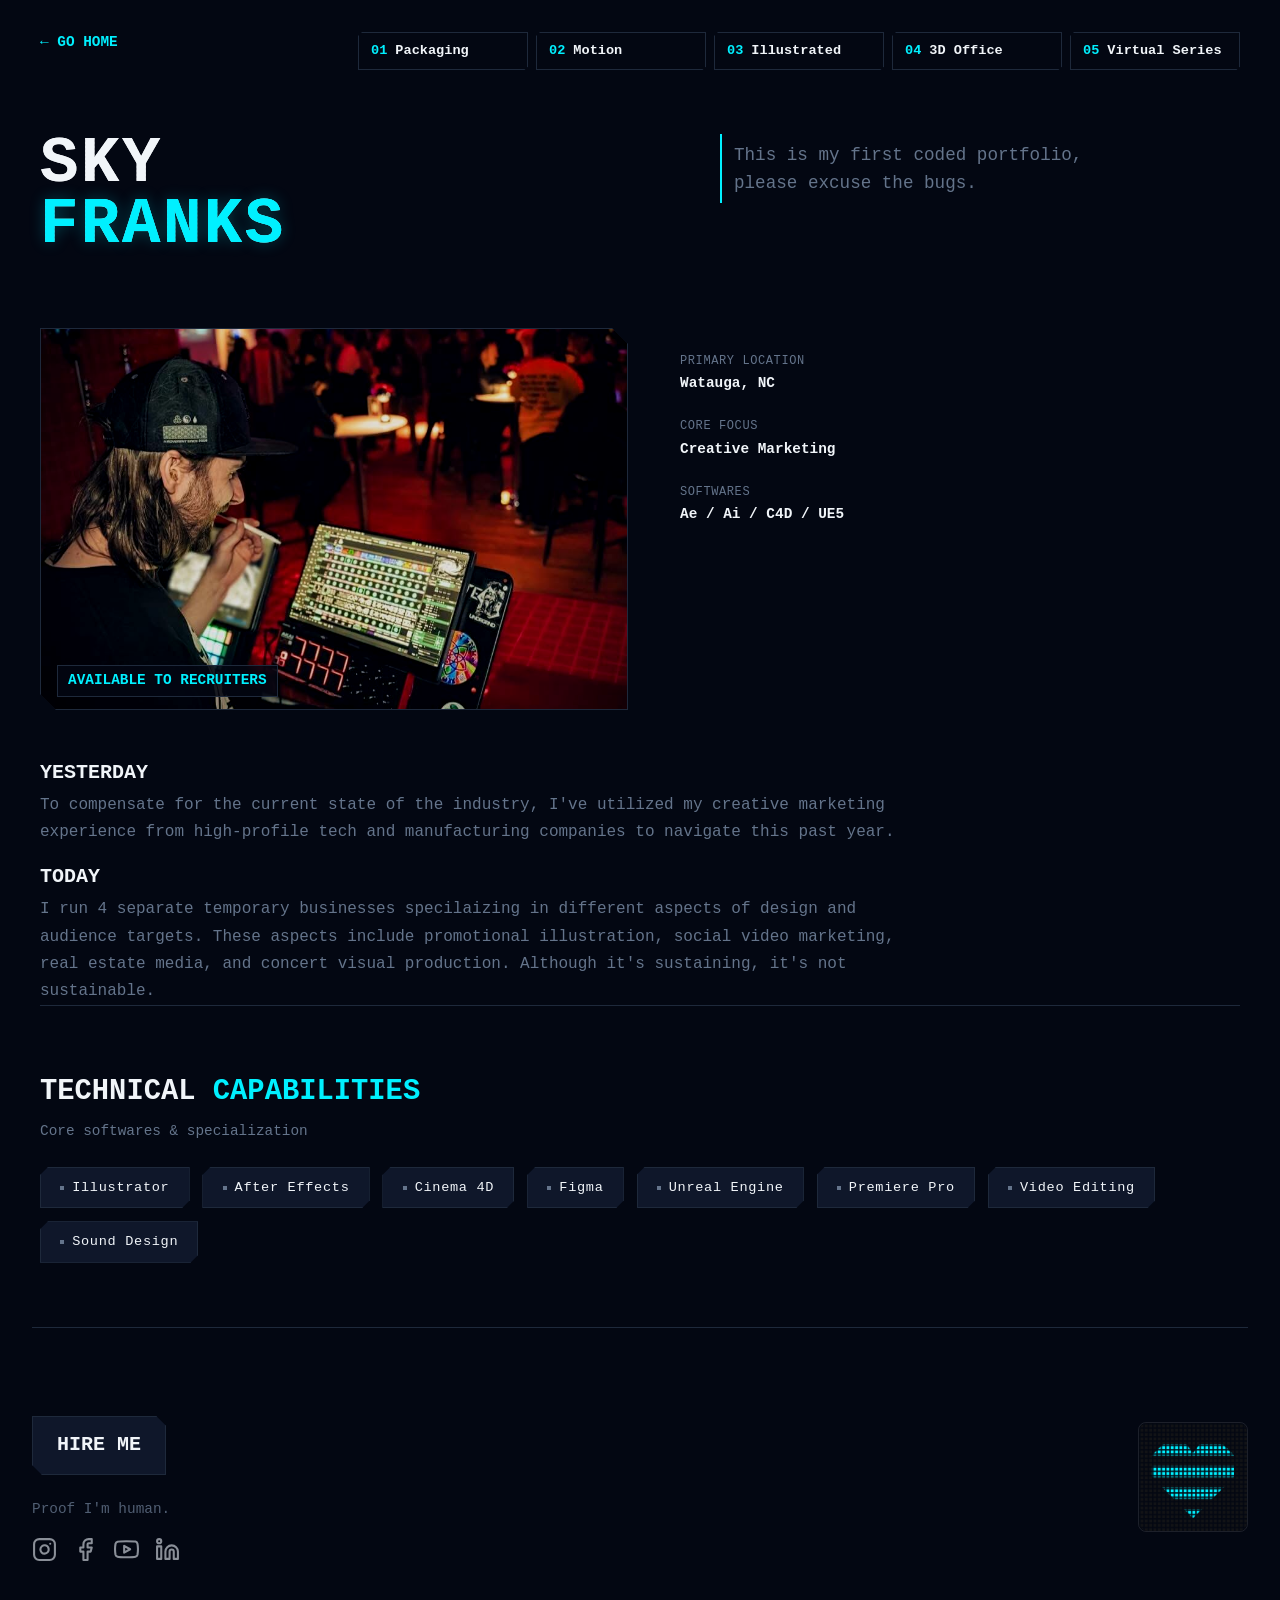
<file: about.html>
<!DOCTYPE html>
<html lang="en" data-theme="cyber">
<head>
  <meta charset="UTF-8">
  <meta name="viewport" content="width=device-width, initial-scale=1.0">
  <title>System / About Me</title>
  
  <link rel="stylesheet" href="styles.css">
</head>
<body>

  <main class="container">
    
    <!-- TOP NAVIGATION -->
     <!-- Top Bar Navigation with Integrated HUD Jump Index -->
    <nav class="comic-nav">
      <a href="index.html" class="back-lnk">← GO HOME</a>
      
      <div class="nav-index-links">
        <a href="electronics-packaging.html" class="index-btn">
          <span class="index-num">01</span>
          <span class="index-label">Packaging</span>
        </a>
        <a href="motion.html" class="index-btn">
          <span class="index-num">02</span>
          <span class="index-label">Motion</span>
        </a>
        <a href="Illustration.html" class="index-btn">
          <span class="index-num">03</span>
          <span class="index-label">Illustrated</span>
        </a>
        <a href="case-study-office.html" class="index-btn">
          <span class="index-num">04</span>
          <span class="index-label">3D Office</span>
        </a>
        <a href="legendary-animals.html" class="index-btn">
          <span class="index-num">05</span>
          <span class="index-label">Virtual Series</span>
        </a>
      </div>
    </nav>

    <!-- SECTION HEADER -->
    <header class="case-study-block" style="margin-bottom: 3rem; padding-bottom: 1.5rem;">
      <div class="header-title-zone">
        <h2>SKY<span class="accent-text">FRANKS</span></h2>
      </div>
      
      <p class="header-subtitle">
        This is my first coded portfolio, </br> please excuse the bugs.
      </p>
    </header>

    <!-- HERO PROFILE DISPLAY -->
    <section class="panel-display">
      <div class="frame">
        <!-- Replace profile-image.jpg with your headshot or showcase visual -->
        <img src="assets/about/about-photo.jpeg" alt="Profile Visual" class="frame-img">
        <div class="sticker-label">AVAILABLE TO RECRUITERS</div>
      </div>

      <!-- QUICK SPEC CARD -->
      <div class="spec-card" style="justify-content: center;">
        <div>
          <div class="spec-title">PRIMARY LOCATION</div>
          <div class="spec-value">Watauga, NC</div>
        </div>
        <div>
          <div class="spec-title">CORE FOCUS</div>
          <div class="spec-value">Creative Marketing</div>
        </div>
        <div>
          <div class="spec-title">SOFTWARES</div>
          <div class="spec-value">Ae / Ai / C4D / UE5</div>
        </div>
        
      </div>
    </section>

    <!-- BIO & BACKGROUND STORY -->
    <section class="grid-story">
      <div class="story-block">
        <h3>YESTERDAY</h3>
        <p>
          To compensate for the current state of the industry, I've utilized my creative marketing experience from high-profile tech and manufacturing companies to navigate this past year.
        </p>
        <h3>TODAY</h3>
        <p>
          I run 4 separate temporary businesses specilaizing in different aspects of design and audience targets. These aspects include promotional illustration, social video marketing, real estate media, and concert visual production. Although it's sustaining, it's not sustainable.
        </p>
      </div>
    </section>

    <!-- SKILLS & CAPABILITIES -->
    <section class="skills-section">
      <div class="skills-layout">
        <div class="skills-left">
          <h2>TECHNICAL <span style="color: var(--accent);">CAPABILITIES</span></h2>
          <p>Core softwares &  specialization</p>
          
          <div class="skills-bag" style="margin-top: 1.5rem;">
            <div class="skill-sticker">Illustrator</div>
            <div class="skill-sticker">After Effects</div>
            <div class="skill-sticker">Cinema 4D</div>
            <div class="skill-sticker">Figma</div>
            <div class="skill-sticker">Unreal Engine</div>
            <div class="skill-sticker">Premiere Pro</div>
            <div class="skill-sticker">Video Editing</div>
            <div class="skill-sticker">Sound Design</div>
          </div>
        </div>
      </div>
    </section>

  </main>

  <!-- FOOTER / SKILLS SECTION -->
    <section class="skills-section">
  <div class="skills-layout">
    <!-- Left Column: Scaled About Button, Subtitle & Social Links -->
    <div class="skills-left">
      
      <!-- FOOTER ABOUT BUTTON -->
<div style="margin-top: 1.5rem; margin-bottom: 1.5rem;">
  <a href="mailto:franks.skylar@gmail.com" class="footer-about-btn">
  <span class="index-label">HIRE ME</span>
</a>
</div>

      <!-- Subtitle -->
      <p style="margin-bottom: 1rem; font-family: monospace; opacity: 0.8;">Proof I'm human.</p>


          <div class="social-links">
            <a href="https://instagram.com/dankfranks.art" target="_blank" rel="noopener noreferrer" aria-label="Instagram" class="social-icon">
              <svg viewBox="0 0 24 24" width="24" height="24" fill="none" stroke="currentColor" stroke-width="2" stroke-linecap="round" stroke-linejoin="round">
                <rect x="2" y="2" width="20" height="20" rx="5" ry="5"></rect>
                <path d="M16 11.37A4 4 0 1 1 12.63 8 4 4 0 0 1 16 11.37z"></path>
                <line x1="17.5" y1="6.5" x2="17.51" y2="6.5"></line>
              </svg>
            </a>

            <a href="https://www.facebook.com/dankfranks" target="_blank" rel="noopener noreferrer" aria-label="Facebook" class="social-icon">
              <svg viewBox="0 0 24 24" width="24" height="24" fill="none" stroke="currentColor" stroke-width="2" stroke-linecap="round" stroke-linejoin="round">
                <path d="M18 2h-3a5 5 0 0 0-5 5v3H7v4h3v8h4v-8h3l1-4h-4V7a1 1 0 0 1 1-1h3z"></path>
              </svg>
            </a>

            <a href="https://www.youtube.com/@DankFranks" target="_blank" rel="noopener noreferrer" aria-label="YouTube" class="social-icon">
              <svg viewBox="0 0 24 24" width="24" height="24" fill="none" stroke="currentColor" stroke-width="2" stroke-linecap="round" stroke-linejoin="round">
                <path d="M22.54 6.42a2.78 2.78 0 0 0-1.94-2C18.88 4 12 4 12 4s-6.88 0-8.6.46a2.78 2.78 0 0 0-1.94 2A29 29 0 0 0 1 11.75a29 29 0 0 0 .46 5.33A2.78 2.78 0 0 0 3.4 19c1.72.46 8.6.46 8.6.46s6.88 0 8.6-.46a2.78 2.78 0 0 0 1.94-2 29 29 0 0 0 .46-5.25 29 29 0 0 0-.46-5.33z"></path>
                <polygon points="9.75 15.02 15.5 11.75 9.75 8.48 9.75 15.02"></polygon>
              </svg>
            </a>

            <a href="https://www.linkedin.com/in/skylarfranks/" target="_blank" rel="noopener noreferrer" aria-label="LinkedIn" class="social-icon">
              <svg viewBox="0 0 24 24" width="24" height="24" fill="none" stroke="currentColor" stroke-width="2" stroke-linecap="round" stroke-linejoin="round">
                <path d="M16 8a6 6 0 0 1 6 6v7h-4v-7a2 2 0 0 0-2-2 2 2 0 0 0-2 2v7h-4v-7a6 6 0 0 1 6-6z"></path>
                <rect x="2" y="9" width="4" height="12"></rect>
                <circle cx="4" cy="4" r="2"></circle>
              </svg>
            </a>
          </div>
        </div>

        <div class="hud-heart-wrapper">
          <svg viewBox="0 0 100 100" class="hud-heart-svg">
            <defs>
              <mask id="heart-mask">
                <polygon points="50,88 12,50 12,30 25,17 42,17 50,28 58,17 75,17 88,30 88,50" fill="#ffffff" />
              </mask>

              <pattern id="moving-bars" width="100" height="20" patternUnits="userSpaceOnUse">
                <rect y="0" width="100" height="10" style=" fill:var(--accent, #00f0ff);" />
              </pattern>

              <!-- HUD 2D Grid Overlay -->
              <pattern id="hud-full-grid" width="4" height="4" patternUnits="userSpaceOnUse">
                <rect x="0" y="0" width="4" height="1.5" fill="var(--bg)" opacity="0.85" />
                <rect x="0" y="0" width="1.5" height="4" fill="var(--bg)" opacity="0.85" />
              </pattern>
            </defs>

            <!-- 1. Frame Dark Background -->
            <rect width="100" height="100" rx="8" fill="var(--accent-alt)" />

            <g mask="url(#heart-mask)">
              <rect y="-20" width="100" height="200" fill="url(#moving-bars)" class="bar-anim" />
            </g>

            <rect width="100" height="100" rx="8" fill="url(#hud-full-grid)" pointer-events="none" />
          </svg>
        </div>
      </div>
    </section>

  </div>


    <script src="script.js"></script>
</body>
</html>
</file>
<file: styles.css>
/* ==========================================================================
   DF SYSTEM & THEME VARIABLES
   ========================================================================== */
:root {
  --bg: #030712;
  --surface: #0f172a;
  --surface-hover: #0f172a;
  --container-bg: #030712;
  --border: #1e293b;
  --border-bright: #38bdf8;
  --text: #f1f5f9;
  --muted: #64748b;
  --accent: rgba(0, 240, 255);
  --accent-alt: rgba(0, 240, 255);
  --accent-glow: #00f0ff;
  --radial-orange: rgba(235, 120, 30, 0.65);
  --radial-cyan: rgba(0, 180, 216, 0.75); 
  --radial-blue: rgba(0, 150, 214, 0.7);
  --font-tech: 'JetBrains Mono', monospace;
  --font-header: var(--font-tech);
  --font-body: var(--font-tech);
  --scanline-opacity: 0.0;
  --stroke-color: #00f0ff;
  --shadow:#00f0ff;
  --bg-darkmode: rgba(3, 7, 18, 0.65);
  --bg-lightmode: rgba(212, 224, 255, 0.65);
}

/* THEME PRESETS */
:root[data-theme="cyber"] {
  --bg: #030712;
  --bg-darkmode: rgba(3, 7, 18, 0.65);
  --bg-lightmode: rgb(236, 239, 247);
  --text: #f1f5f9;
  --muted: #64748b;
  --accent: rgba(0, 240, 255, 1);
  --accent-glow: rgba(0, 240, 255, 0.25);
  --accent-alt: #121316;
  --surface: #0f172a;
  --surface-hover: #0f172a;
  --container-bg: #030712;
  --border: #1e293b;
  --border-bright: #38bdf8;
  --box-shadow:#00f0ff;
  --stroke-color: #00f0ff;
  --font-header: 'JetBrains Mono', monospace;
  --font-body: 'JetBrains Mono', monospace;
  --orb-1: rgba(235, 94, 40, 0.85);
  --orb-2: rgba(235, 120, 30, 0.65);
  --orb-3: rgba(0, 180, 216, 0.75);
  --orb-4: rgba(0, 220, 255, 0.9);
  --orb-5: rgba(0, 150, 214, 0.7);
}

:root[data-theme="amber"] {
  --bg: #0f0b07;
  --bg-darkmode: #0f0b07;
  --bg-lightmode: rgb(255, 245, 231);
  --text: #ffedd5;
  --muted: #878683;
  --accent: rgba(255, 153, 0, 1);
  --accent-alt: #121316;
  --accent-glow: rgba(255, 140, 0, 0.25);
  --surface: #0f0b07;
  --surface-hover: #131009;
  --container-bg: #0f0b07;
  --border: #1e3b39;
  --border-bright: #14a3a5;
  --box-shadow:none;
  --stroke-color: rgba(255, 153, 0, 1);
  --font-header: 'Orbitron', sans-serif;
  --font-body: 'Share Tech Mono', monospace;
  --orb-1: rgba(235, 94, 40, 0.85);
  --orb-2: rgba(235, 120, 30, 0.65);
  --orb-3: rgba(0, 180, 216, 0.75);
  --orb-4: rgba(0, 220, 255, 0.9);
  --orb-5: rgba(0, 150, 214, 0.7);
}

:root[data-theme="earth"] {
  --bg: #f7f4ee;
  --bg-darkmode: #2d2b2a;
  --bg-lightmode: #f7f4ee;
  --text: #2d2b2a; 
  --muted: #736d67;
  --accent: rgba(59, 165, 118, 1); 
  --accent-alt: #e7dace;
  --accent-glow: rgba(255, 170, 0, 0.25);
  --surface: #ede8df;   
  --surface-hover: #f4efe7;
  --container-bg: #f1ede4; 
  --border: #d6cfc4;   
  --border-bright: #bc6c25;
  --stroke-color: #e7dace;
  --font-header: 'Inter', sans-serif;
  --font-body: 'Inter', sans-serif;
  --scanline-opacity: 0;
  --accent-glow: none;
  --box-shadow:none;
  --orb-1: rgba(76, 234, 171, 0.65);
  --orb-2: rgba(255, 208, 148, 0.55);
  --orb-3: rgba(78, 227, 175, 0.6); 
  --orb-4: rgba(66, 241, 177, 0.5); 
  --orb-5: rgba(255, 208, 148, 0.55);
}

/* GLOBAL RESET */
* { box-sizing: border-box; margin: 0; padding: 0; }

body {
  background-color: var(--bg);
  color: var(--text);
  font-family: var(--font-body);
  padding: 2rem;
  position: relative;
  overflow-x: hidden;
  line-height: 1.5;
}

/* Ambient CRT Scanline Effect */
body::before {
  content: "";
  position: fixed;
  top: 0; left: 0; width: 100vw; height: 100vh;
  background: linear-gradient(rgba(5, 4, 4, 0) 50%, rgba(0, 0, 0, 0.25) 50%);
  background-size: 100% 4px;
  z-index: 99;
  pointer-events: none;
  opacity: var(--scanline-opacity, 0.6); /* Fallback to 0.6 */
}

.container, .canvas { 
  max-width: 1200px; 
  margin: 0 auto; 
  position: relative; 
  z-index: 2; 
}

body.no-scanlines {
  --scanline-opacity: 0;
}



/* ==========================================================================
   HOMEPAGE COMPONENTS & HUD CONTROLS
   ========================================================================== */
header {
  display: flex;
  justify-content: space-between;
  align-items: flex-start;
  gap: 2rem;
  margin: 1.5rem 0 5rem 0;
  position: relative;
}

.header-text-group { max-width: 600px; }

h1 {
  font-family: var(--font-header);
  font-size: clamp(2.2rem, 5vw, 4rem);
  font-weight: 800;
  text-transform: uppercase;
  line-height: 1.1;
  letter-spacing: -0.02em;
}
h1 span {
  color: var(--accent);
  text-shadow: 0 0 15px var(--accent-glow);
}

.tagline {
  font-size: 1.1rem;
  color: var(--muted);
  margin-top: 1.5rem;
  max-width: 750px;
  line-height: 1.6;
  border-left: 2px solid var(--accent);
  padding-left: 1rem;
}
.tagline strong { color: var(--text); }

/* HUD METADATA BAR */
.hud-meta {
  display: flex;
  justify-content: space-between;
  font-size: 0.75rem;
  color: var(--muted);
  border-bottom: 1px solid var(--border);
  padding-bottom: 0.5rem;
  margin-bottom: 2rem;
  letter-spacing: 0.1em;
}
.hud-status { color: var(--accent); display: flex; align-items: center; gap: 0.5rem; }
.status-dot { 
  width: 8px; height: 8px; 
  background: var(--accent); 
  border-radius: 50%; 
  box-shadow: 0 0 8px var(--accent); 
  animation: pulse 2s infinite; 
}

@keyframes pulse {
  0%, 100% { opacity: 1; }
  50% { opacity: 0.3; }
}

/* HUD CONTROL MODULE */
.hud-header-meta {
  display: flex;
  justify-content: space-between;
  align-items: center;
  margin-top: 1.5rem;
}

.hud-control-module {
  display: flex;
  align-items: center;
  gap: 1.25rem;
  padding: 0.75rem 1.25rem;
  background: var(--bg);
  border: 0px solid var(--accent-alt);
  border-radius: 12px;
  box-shadow: 0 0 12px var(--box-shadow);
}

/* Interactive Range Input Container */
.hud-slider-decoration {
  width: 80px;
  height: 20px;
  display: flex;
  align-items: center;
}

.hud-slider-input {
  -webkit-appearance: none;
  appearance: none;
  width: 100%;
  height: 2px;
  background: var(--accent);
  box-shadow: 0 0 6px var(--accent-glow);
  outline: none;
  cursor: pointer;
}

/* Slider Handle (Chrome/Safari) */
.hud-slider-input::-webkit-slider-thumb {
  -webkit-appearance: none;
  width: 12px;
  height: 18px;
  border: 2px solid var(--accent);
  border-radius: 4px;
  background: var(--bg);
  cursor: pointer;
}

/* Slider Handle (Firefox) */
.hud-slider-input::-moz-range-thumb {
  width: 12px;
  height: 18px;
  border: 2px solid var(--accent);
  border-radius: 4px;
  background: var(--bg);
  cursor: pointer;
}

/* Dials Layout */
.hud-dials {
  display: flex;
  align-items: center;
  gap: 12px;
  user-select: none;
  -webkit-user-select: none;
}

.svg-knob {
  position: relative;
  width: 32px;
  height: 32px;
  cursor: pointer;
  display: inline-block;
  user-select: none;
  -webkit-user-select: none;
}

.knob-svg {
  width: 100%;
  height: 100%;
  overflow: visible;
}

/* Background outer ring */
.knob-bg {
  fill: none;
  stroke: var(--accent, #00F0FF);
  stroke-width: 2.5;
}

/* Dynamic pie slice wedge with inner radial border line */
.knob-wedge {
  fill: var(--accent, rgba(0, 240, 255, 0.25)); 
  stroke: var(--accent, #00F0FF);           
  stroke-width: 2.5px;        
  stroke-linejoin: round;
  stroke-linecap: round;
}

/* Hide native range inputs offscreen while retaining focus & event listeners */
.sr-only-knob {
  position: absolute;
  opacity: 0;
  width: 100%;
  height: 100%;
  top: 0;
  left: 0;
  margin: 0;
  cursor: pointer;
  pointer-events: none;
}

.dial-container {
  position: relative;
  width: 24px;
  height: 24px;
}

.dial-input {
  -webkit-appearance: none;
  appearance: none;
  width: 24px;
  height: 24px;
  border: 2px solid var(--accent);
  border-radius: 50%;
  /* Dynamic conic gradient slice using JS variable --knob-pct */
  background: conic-gradient(
    var(--accent-glow, rgba(0, 240, 255, 0.35)) 0deg var(--knob-angle, 0deg),
    transparent var(--knob-angle, 0deg) 360deg
  );
  cursor: pointer;
  outline: none;
  box-shadow: 0 0 6px var(--accent-glow);
}

/* Remove center pointer ticks if you used pseudo-elements earlier */
.dial-input::after {
  display: none;
}

/* Dial Tick Indicator */
.dial-tick {
  position: absolute;
  top: 50%;
  left: 50%;
  width: 45%;
  height: 2px;
  background: var(--accent);
  transform-origin: left center;
  transform: rotate(var(--knob-angle, -45deg));
  pointer-events: none;
}

.hud-dials { display: flex; gap: 0.5rem; }
.dial {
  width: 24px; height: 24px;
  border: 2px solid var(--accent);
  border-radius: 50%;
  position: relative;
}
.dial::after {
  content: '';
  position: absolute;
  top: 50%; left: 50%;
  width: 45%; height: 2px;
  background: var(--accent);
  transform-origin: left center;
  transform: rotate(-45deg);
}

.hud-preset-buttons { display: flex; gap: 0.5rem; }
.preset-btn {
  width: 38px; height: 22px;
  border: 1.5px solid var(--accent);
  border-radius: 5px;
  background: transparent;
  cursor: pointer;
  transition: all 0.2s ease;
}
.preset-btn.active, .preset-btn:hover {
  background: var(--accent);
  box-shadow: 0 0 10px var(--accent);
}

/* ==========================================================================
   HUD BANNER (FLUID UPDATE)
   ========================================================================== */

.hud-header-banner {
  position: relative;
  width: 100%;
  
  /* FLUID HEIGHT: Replaces fixed 350px. Scales between 140px and 360px */
  height: clamp(140px, 35vw, 360px);
  aspect-ratio: 16 / 9; /* Ensures cinematic ratio * fluidly* */

  overflow: hidden;
  margin-bottom: 2rem;
  background-color: var(--bg);
  
  /* Use Flex instead of Absolute positioning for centering children */
  display: flex;
  justify-content: center;
  align-items: center;
}

.hud-header-banner #light-canvas {
  position: absolute;
  top: 0; left: 0; width: 100%; height: 100%;
  z-index: 1;
}

/* Updated centering logic for fluid scaling */
.hud-header-banner .logo-container {
  position: absolute;
  top: 68%;
  left: 55%;
  transform: translate(-50%, -50%);
  z-index: 2;
  
  width: 90%;
  max-width: 650px;
  height: auto;
  
  display: flex;
  justify-content: center;
  align-items: center;
  pointer-events: none;
}

/* Ensures the SVG behaves inside the fluid flex container */
.hud-logo-svg {
  width: 100%;
  height: auto; /* Maintain aspect ratio */
  max-height: 100%;
  object-fit: contain; /* Keeps vector proportional */
}

.hud-logo-svg path {
  fill: var(--bg);
  transition: fill 0.3s ease;
}

.hud-header-banner .grid-overlay {
  position: absolute;
  top: 0; left: 0; width: 100%; height: 100%;
  z-index: 4;
  pointer-events: none;
  background-image: 
    linear-gradient(to right, var(--bg) 3px, transparent 3px),
    linear-gradient(to bottom, var(--bg) 3px, transparent 3px);
  background-size: var(--grid-size, 7px) var(--grid-size, 7px);
}

/* GATES GRID */
.gate-title {
  font-family: var(--font-header);
  font-weight: 800;
  text-transform: uppercase;
  font-size: 1rem;
  margin-bottom: 2rem;
  letter-spacing: 0.15em;
  color: var(--accent);
  display: flex;
  align-items: center;
  gap: 0.5rem;
}

.gates-grid {
  display: grid;
  grid-template-columns: repeat(3, 1fr);
  gap: 1.5rem;
  margin-bottom: 6rem;
}

.gate-card {
  background: var(--surface);
  border: 1px solid var(--border);
  padding: 2rem;
  text-decoration: none;
  color: var(--text);
  transition: all 0.3s cubic-bezier(0.16, 1, 0.3, 1);
  display: flex;
  flex-direction: column;
  justify-content: space-between;
  min-height: 360px;
  position: relative;
  clip-path: polygon(
    0 0, 
    calc(100% - 15px) 0, 
    100% 15px, 
    100% 100%, 
    15px 100%, 
    0 calc(100% - 15px)
  );
  backdrop-filter: blur(8px);
}

.gate-card:hover {
  border-color: var(--card-accent, var(--border-bright));
  background: var(--surface-hover, var(--border-bright));
  box-shadow: 0 0 25px var(--card-glow, var(--accent-glow));
  transform: translateY(-4px);
}

.gate-num { font-size: 0.75rem; font-weight: bold; color: var(--muted); letter-spacing: 0.1em; }
.gate-name {
  font-family: var(--font-header);
  font-size: 1.8rem;
  font-weight: 800;
  text-transform: uppercase;
  line-height: 1.1;
  margin: 1.5rem 0;
}
.gate-card:hover .gate-name { color: var(--card-accent, var(--accent)); }

.gate-preview {
  width: 100%;
  height: 220px;
  margin: 1rem 0;
  border-radius: 4px;
  overflow: hidden;
  border: 1px solid rgba(255, 255, 255, 0.1);
  transition: border-color 0.3s ease, box-shadow 0.3s ease;
}
.gate-preview img {
  width: 100%; height: 100%;
  object-fit: cover;
  transition: transform 0.4s ease, filter 0.4s ease;
}
.gate-card:hover .gate-preview {
  border-color: var(--card-accent, var(--accent));
  box-shadow: 0 0 10px var(--card-glow, var(--accent-glow));
}
.gate-card:hover .gate-preview img {
  transform: scale(1.06);
  filter: brightness(1) contrast(1.15);
}

.case-links {
  list-style: none;
  margin-top: auto;
  border-top: 1px solid var(--border);
  padding-top: 1.2rem;
}
.case-links li {
  font-size: 0.85rem;
  color: var(--muted);
  margin-bottom: 0.6rem;
  display: flex;
  align-items: center;
}
.case-links li::before {
  content: '>';
  color: var(--card-accent, var(--accent));
  margin-right: 0.6rem;
  font-weight: bold;
}
.gate-card:hover .case-links li { color: var(--text); }

/* SLIDER BANNER */
/* SLIDER BANNER FRAME */
.featured-banner-slider {
  position: relative !important;
  width: 100%;
  aspect-ratio: 16 / 6;
  margin: 2rem 0;
  overflow: hidden;
  background: var(--surface);
  border: 1px solid var(--border);
  clip-path: polygon(
    16px 0, 
    100% 0, 
    100% calc(100% - 16px), 
    calc(100% - 16px) 100%, 
    0 100%, 
    0 16px
  );
}

/* Prevent scan-line from shifting layout content downward */
.featured-banner-slider .scanline {
  position: absolute !important;
  top: 0 !important;
  left: 0 !important;
  width: 100% !important;
  height: 100% !important;
  pointer-events: none !important;
  z-index: 5 !important;
}

.slider-track {
  position: absolute !important;
  top: 0 !important;
  left: 0 !important;
  width: 100% !important;
  height: 100% !important;
}

.slide {
  position: absolute !important;
  top: 0 !important;
  left: 0 !important;
  width: 100% !important;
  height: 100% !important;
  display: block !important;
  opacity: 0;
  pointer-events: none;
  transition: opacity 0.5s ease-in-out;
}

.slide.active {
  opacity: 1;
  pointer-events: auto;
}

.slide img {
  width: 100% !important;
  height: 100% !important;
  object-fit: cover !important;
  display: block !important;
}

.slide-caption {
  position: absolute !important;
  bottom: 16px !important;
  left: 16px !important;
  z-index: 10 !important;
  
  /* Restores background frame styling */
  background: rgba(3, 7, 18, 0.85) !important;
  color: var(--accent) !important;
  font-family: var(--font-header) !important;
  font-size: .85rem !important;
  padding: 6px 12px !important;
  border: 1px solid var(--border) !important;
  clip-path: polygon(4px 0, 100% 0, 100% calc(100% - 4px), calc(100% - 4px) 100%, 0 100%, 0 4px) !important;
  
  /* Ensures click events bubble up to the link/lightbox trigger */
  pointer-events: none !important; 
}

.lightbox-overlay {
  position: fixed;
  top: 0;
  left: 0;
  width: 100vw;
  height: 100vh;
  background: rgba(3, 7, 18, 0.85);
  backdrop-filter: blur(4px);
  display: flex;
  align-items: center;
  justify-content: center;
  z-index: 9999;
  opacity: 0;
  pointer-events: none;
  transition: opacity 0.3s ease;
}

.lightbox-overlay.active {
  opacity: 1;
  pointer-events: auto;
}

.lightbox-frame {
  position: relative;
  max-width: 90vw;
  max-height: 85vh;
  background: var(--surface);
  border: 1px solid var(--border);
  padding: 1rem;
  clip-path: polygon(16px 0, 100% 0, 100% calc(100% - 16px), calc(100% - 16px) 100%, 0 100%, 0 16px);
}

.lightbox-frame img {
  max-width: 100%;
  max-height: 75vh;
  object-fit: contain;
  display: block;
}

.lightbox-caption-text {
  margin-top: 0.75rem;
  font-family: var(--font-header);
  font-size: 0.85rem;
  color: var(--accent);
}

.lightbox-close {
  position: absolute;
  top: 8px;
  right: 12px;
  background: none;
  border: none;
  color: var(--text);
  font-size: 1.5rem;
  cursor: pointer;
}

.slider-btn {
  position: absolute !important;
  top: 50% !important;
  transform: translateY(-50%) !important;
  z-index: 10 !important;
  background: var(--bg);
  border: 1px solid var(--border);
  color: var(--accent);
  font-family: var(--font-header);
  font-size: 1rem;
  font-weight: bold;
  width: 36px;
  height: 36px;
  cursor: pointer;
  display: flex;
  align-items: center;
  justify-content: center;
  transition: all 0.3s ease;
  clip-path: polygon(6px 0, 100% 0, 100% calc(100% - 6px), calc(100% - 6px) 100%, 0 100%, 0 6px);
}

.prev-btn { left: 16px !important; }
.next-btn { right: 16px !important; }

.slider-btn:hover {
  background: var(--accent);
  color: var(--bg);
  border-color: var(--accent);
  box-shadow: 0 0 10px var(--accent-glow);
}



/* --- TOP NAV BAR LAYOUT --- */
.comic-nav {
  display: flex;
  justify-content: space-between;
  align-items: flex-start; /* Keeps top edge aligned with Go Home button */
  width: 100%;
  margin-bottom: 4rem;
  gap: 1rem;
}

/* Link Group Base Styles */
.nav-index-links {
  display: flex;
  flex-direction: row;
  align-items: center;
  justify-content: flex-end;
  gap: 0.5rem;
  flex-wrap: wrap; /* Allows natural stacking on tight screens */
}

/* Button Formatting with Fixed Width */
.index-btn {
  display: inline-flex;
  align-items: center;
  justify-content: flex-start;
  gap: 0.5rem;
  width: 170px;
  padding: 0.5rem 0.75rem;
  background: var(--bg, #f1f5f9);
  border: 1px solid var(--border, #1e293b);
  color: var(--text, #f1f5f9);
  font-family: var(--font-tech, 'JetBrains Mono', monospace);
  font-size: 0.95rem;
  font-weight: 700;
  text-decoration: none;
  transition: all 0.2s ease;
  text-decoration: none;
  font-family: var(--font-tech, 'JetBrains Mono', monospace);
  font-size: 0.85rem;
  transition: all 0.2s ease;
  clip-path: polygon(4px 0, 100% 0, 100% calc(100% - 4px), calc(100% - 4px) 100%, 0 100%, 0 4px);
  box-sizing: border-box;
  
}

.index-btn .index-num {
  color: var(--accent, #00f0ff);
  font-weight: 800;
  flex-shrink: 0;
}

.index-btn .index-label {
  white-space: nowrap;
  overflow: hidden;
  text-overflow: ellipsis;
  color: var(--text);
}

.index-btn:hover {
  border-color: var(--accent, #00f0ff);
  background: var(--accent-glow, rgba(0, 240, 255, 0.2));
  color: var(--accent);
  transform: translateY(-2px);
  box-shadow: 0 0 10px var(--accent-glow, rgba(0, 240, 255, 0.25));
}

/* --- SMALL & MOBILE SCREENS --- */
@media (max-width: 768px) {
  .nav-index-links {
    flex-direction: column;
    align-items: flex-end;
  }

  .index-btn:hover {
    transform: translateX(-3px);
  }

  .section-header {
    grid-template-columns: 1fr;
    gap: 1rem;
    align-items: flex-start;
  }

  .header-title-zone h2 {
    font-size: 1.75rem;
  }
}

#circuit-canvas {
  position: absolute; /* Changed from fixed to absolute */
  top: 0;
  left: 0;
  width: 100%;
  height: 100%;
  pointer-events: none;
  z-index: 0; /* Keep it behind your text content */
}

/* Optional: Dial back or hide the effect on your Minimal Earth-Tone preset */
:root[data-theme="minimal"] #circuit-canvas {
  opacity: 0.15; 
}

/* ==========================================================================
   FOOTER / SOCIAL / HEART
   ========================================================================== */
   
/* FOOTER ABOUT BUTTON VARIANT */
.footer-about-btn {
  display: inline-flex;
  align-items: center;
  gap: 0.75rem;
  padding: 0.85rem 1.5rem;
  background: var(--surface);
  border: 1px solid var(--border);
  font-family: inherit;
  font-size: 1.25rem;
  font-weight: 700;
  color: var(--fg);
  text-decoration: none;
  transition: all 0.2s ease;
  
  /* FLIPPED CORNER CUTS: Top-Left & Bottom-Right clipped instead (or swap to 0 10px / 100% calc(100%-10px)) */
  clip-path: polygon(
    0 0, 
    calc(100% - 10px) 0, 
    100% 10px, 
    100% 100%, 
    10px 100%, 
    0 calc(100% - 10px)
  );
  
  /* ADJUST RIGHT MARGIN HERE */
  margin-right: 2rem; 
}

.footer-about-btn:hover {
  border-color: var(--border-bright);
  background: var(--surface-hover);
  color: var(--accent);
}

.skills-section {
  border-top: 1px solid var(--border);
  padding-top: 4rem;
  margin-bottom: 4rem;
}
.skills-layout {
  display: flex;
  justify-content: space-between;
  align-items: center;
  gap: 4rem;
  width: 100%;
}
.skills-left h2 {
  font-family: var(--font-header);
  font-size: 1.8rem;
  font-weight: 800;
  text-transform: uppercase;
}
.skills-left p {
  color: var(--muted);
  margin-top: 0.5rem;
  margin-bottom: 8px;
  font-size: 0.9rem;
}

.skills-bag { display: flex; flex-wrap: wrap; gap: 0.8rem; }
.skill-sticker {
  background: var(--surface);
  border: 1px solid var(--border);
  padding: 0.6rem 1.2rem;
  font-size: 0.85rem;
  letter-spacing: 0.05em;
  color: var(--text);
  display: flex; align-items: center; gap: 0.5rem;
  transition: all 0.2s ease;
  clip-path: polygon(8px 0, 100% 0, 100% calc(100% - 8px), calc(100% - 8px) 100%, 0 100%, 0 8px);
}
.skill-sticker::before { content: ""; width: 4px; height: 4px; background: var(--muted); }
.skill-sticker:hover {
  border-color: var(--accent);
  background: var(--accent-glow);
  transform: translateY(-2px);
}
.skill-sticker:hover::before { background: var(--accent); box-shadow: 0 0 6px var(--accent); }

.social-links { display: flex; gap: 16px; align-items: center; }
.social-icon {
  display: inline-flex; align-items: center; justify-content: center;
  color: #8a8f98;
  transition: all 0.25s ease;
  text-decoration: none;
}
.social-icon:hover { color: var(--accent); transform: translateY(-2px); }
.social-icon svg { width: 25px; height: 25px; }

.hud-heart-wrapper { width: 110px; height: 110px; flex-shrink: 0; }
.hud-heart-svg {
  width: 100%; height: 100%;
  border-radius: 8px;
  border: 1px solid rgba(255, 255, 255, 0.1);
}
.bar-anim { will-change: transform; animation: moveBarsUp 1.2s linear infinite; }

@keyframes moveBarsUp {
  0% { transform: translateY(0); }
  100% { transform: translateY(-20px); }
}

/* ==========================================================================
        ----- REUSABLE CASE STUDY SECTION HEADERS --- 
========================================================================== */
.section-header {
  display: grid;
  grid-template-columns: 1fr 1fr;
  gap: 2rem;
  align-items: center;
  margin-bottom: 2.5rem;
  padding-bottom: 1.5rem;
  border-bottom: 1px dashed var(--border, #1e293b);
  width: 100%;
  box-sizing: border-box;
  overflow: hidden; /* Prevents rogue flex/grid children from overflowing */
}

/* Modifier for stacked logo layout */
.section-header.header-stacked {
  grid-template-columns: 1fr;
  gap: 1.25rem;
}

.section-header.header-stacked .header-content-wrapper {
  display: grid;
  grid-template-columns: 1fr 1fr;
  gap: 2rem;
  align-items: center;
  width: 100%;
  box-sizing: border-box;
}

.header-title-zone {
  display: flex;
  align-items: center;
  width: 100%;
  max-width: 100%;
  box-sizing: border-box;
}

/* Fluid Heading Scaling */
.header-title-zone h2 {
  font-family: var(--font-header, 'Fahkwang', 'Benzin', sans-serif);
  font-size: clamp(1.1rem, 5vw, 2.25rem); 
  font-weight: 900;
  line-height: 1.1;
  text-transform: uppercase;
  color: var(--text, #ffffff);
  letter-spacing: 0.04em;
  margin: 0;
  
  /* Text Wrapping Rules */
  white-space: normal;
  overflow-wrap: break-word;
  word-break: normal;
  hyphens: manual;

  background: linear-gradient(
    to bottom,
    #ffffff 50%,
    rgba(255, 255, 255, 0.75) 50%
  );
  background-size: 100% 4px;
  -webkit-background-clip: text;
  background-clip: text;
}

/* Fluid Logo Scaling */
/* Fluid Logo Scaling (Your existing rules stay here) */
.header-logo {
  height: clamp(40px, 7vw, 40px);
  width: auto;
  max-width: 100%;
  display: block;
  object-fit: contain;
}

.header-logo-large {
  height: clamp(40px, 7vw, 90px);
  width: auto;
  max-width: 100%;
  display: block;
  object-fit: contain;
}

.keep-inline {
  white-space: nowrap;
}

.keep-inline span {
  display: inline !important;
}

.header-title-zone .accent-text {
  display: block;
  color: var(--accent, #00f0ff);
  background: linear-gradient(
    to bottom,
    var(--accent, #00f0ff) 50%,
    rgba(0, 240, 255, 0.6) 50%
  );
  background-size: 100% 4px;
  -webkit-background-clip: text;
  background-clip: text;
  text-shadow: 0 0 15px var(--accent-glow, rgba(0, 240, 255, 0.45));
}

/* Fluid Subtitle Scaling */
.header-subtitle {
  font-family: var(--font-tech, 'JetBrains Mono', monospace);
  font-size: clamp(0.8rem, 1.5vw, 0.95rem);
  line-height: 1.6;
  color: var(--muted, #94a3b8);
  margin: 0;
  max-width: 480px;
  width: 100%;
  box-sizing: border-box;

  position: relative;
  z-index: 5;
  background: var(--bg);
  padding: 0.4rem 0.75rem;
  border-left: 2px solid var(--accent);
  box-decoration-break: clone;
  -webkit-box-decoration-break: clone;
  
  /* Text Wrapping Rules */
  white-space: normal;
  overflow-wrap: break-word;
  word-break: normal;
}

.vertical-grid-container {
  width: 100%;
  max-width: 100%;
  margin: 2rem 0;
  box-sizing: border-box;
}

.grid-section-title {
  font-size: 1.25rem;
  margin-bottom: 1.5rem;
}

/* 6-Column Responsive Grid Layout */
.vertical-image-grid {
  display: grid;
  grid-template-columns: repeat(6, 1fr);
  gap: 1.25rem;
  align-items: center;
  width: 100%;
}

.vertical-image-grid .grid-item {
  position: relative;
  cursor: pointer;
  overflow: hidden;
  border-radius: 4px;
  transition: transform 0.25s ease, opacity 0.25s ease;
  display: flex;
  justify-content: center;
  align-items: center;
}

.vertical-image-grid .grid-item:hover {
  transform: translateY(-4px);
}

.vertical-image-grid .grid-item img {
  width: 100%;
  height: auto;
  max-height: 520px; /* Constrains vertical height on ultra-wide screens */
  object-fit: contain;
  display: block;
}

/* --- Responsive Breakpoints --- */

/* Tablet: Switch to 3 columns x 2 rows */
@media (max-width: 900px) {
  .vertical-image-grid {
    grid-template-columns: repeat(3, 1fr);
    gap: 1rem;
  }
}

/* Mobile: Switch to 2 columns x 3 rows */
@media (max-width: 550px) {
  .vertical-image-grid {
    grid-template-columns: repeat(2, 1fr);
    gap: 0.75rem;
  }
}

/* --- Responsive Mobile Breakpoint --- */
@media (max-width: 768px) {
  /* Force all header layout variations into a single stacked column */
  .section-header,
  .section-header.header-stacked,
  .section-header.header-stacked .header-content-wrapper,
  .header-content-wrapper {
    grid-template-columns: 1fr !important;
    display: flex !important;
    flex-direction: column !important;
    align-items: flex-start !important;
    width: 100% !important;
    gap: 1.25rem !important;
  }

  /* Font scaling for narrow viewports */
  .header-title-zone h2 {
    font-size: clamp(0.95rem, 5.5vw, 1.5rem);
  }

  .header-subtitle {
    max-width: 100% !important;
    font-size: clamp(0.75rem, 3.5vw, 0.875rem);
  }

  /* Override white-space constraint so text wraps at spaces */
  .keep-inline {
    white-space: normal !important;
  }
}


/* --- SMALL & MOBILE SCREENS --- */
@media (max-width: 768px) {
  .nav-index-links {
    flex-direction: column;
    align-items: flex-end; /* Keeps items pinned to top-right */
  }

  .index-btn:hover {
    transform: translateX(-3px); /* Shift left on hover when stacked */
  }
}

/* ==========================================================================
   CASE STUDY COMPONENTS (HOMEPAGE MATCHING BOX STYLES)
   ========================================================================== */

.back-lnk {
  color: var(--accent);
  text-decoration: none;
  font-family: var(--font-tech);
  font-weight: 700;
  font-size: 0.9rem;
  transition: all 0.2s ease;
  display: inline-block; /* Helps text-shadow and transforms render cleanly */
}

.back-lnk:hover {
  text-shadow: 0 0 8px var(--accent-glow);
  color: var(--text); /* Add brightness on hover */
}

.scroll-top-btn {
  position: fixed;
  bottom: 2rem;
  right: 2rem;
  z-index: 90;
  
  display: flex;
  align-items: center;
  gap: 0.4rem;
  padding: 0.6rem 0.9rem;
  
  background: rgba(3, 11, 24, 0.85);
  border: 1px solid var(--border);
  color: var(--accent);
  
  font-family: var(--font-tech);
  font-size: 0.75rem;
  font-weight: 800;
  letter-spacing: 0.1em;
  
  cursor: pointer;
  backdrop-filter: blur(8px);
  
  /* Chamfered corners matching HUD components */
  clip-path: polygon(
    0 0, 
    calc(100% - 8px) 0, 
    100% 8px, 
    100% 100%, 
    8px 100%, 
    0 calc(100% - 8px)
  );
  
  /* Hidden by default until scrolled down */
  opacity: 0;
  pointer-events: none;
  transform: translateY(10px);
  transition: all 0.3s cubic-bezier(0.16, 1, 0.3, 1);
}

.scroll-top-btn.visible {
  opacity: 1;
  pointer-events: auto;
  transform: translateY(0);
}

.scroll-top-btn:hover {
  border-color: var(--accent);
  background: var(--surface);
  color: #ffffff;
  box-shadow: 0 0 15px var(--accent-glow);
  transform: translateY(-3px);
}

.scroll-top-btn .btn-arrow {
  font-size: 0.9rem;
  line-height: 1;
}

/* --- CASE STUDY SECTION CONTAINERS --- */

.case-study-block-wide {
  width: 100%;
  max-width: 1200px; /* or 100% if edge-to-edge */
  margin: 0 auto;
  box-sizing: border-box;
}

.case-study-block {
  width: 100%;
  max-width: 100%; /* Ensure no max-width cap is constraining it */
  box-sizing: border-box;
}
.case-study-block {
  width: 100%;
  max-width: 1200px; /* or 100% if edge-to-edge */
  margin: 0 auto;
  box-sizing: border-box;
}

/* Add breathing room around section headers */
.section-header {
  margin-top: 4rem !important;
  margin-bottom: 2.5rem !important;
  padding-top: 3rem !important;
}

/* Ensure dotted section divider lines have clearance */


.case-study-block .header-title-zone h2 {
  font-size: 4rem;
  line-height: 0.95;
  margin: 0;
}

.case-study-block .header-subtitle {
  max-width: 520px;
  font-size: 1.1rem;
  line-height: 1.6;
}


html {
  scroll-behavior: smooth;
}

/* Offset fixed header overlap so sections aren't hidden under top bar */
section[id] {
  scroll-margin-top: 80px; /* Adjust height based on your sticky navbar */
}

/* Scope full-width expansion strictly to Case Study 02 */
#case-study-02 .panel-display {
  display: block !important;
  width: 100% !important;
}

#case-study-02 .panel-display .youtube-frame-container,
#case-study-02 .frame.youtube-frame-container {
  width: 100% !important;
  max-width: 100% !important;
}

/* Scope full-width expansion strictly to Case Study 02 */
#case-study-05 .panel-display-banner-electronics {
  display: flex !important;
  width: 100% !important;
  max-width: 100% !important; 
  height: 300px !important; 
}


.frame-img-single {
  width: 100% !important;
  height: 100% !important;
  object-fit: contain !important; /* Scales artwork down to fit completely inside */
  object-position: center !important; /* Keeps graphic centered within the letterbox area */
  display: block !important;
  aspect-ratio: 16 / 9 !important; /* Force fixed ratio */
}


/* --- PANEL DISPLAY GRID --- */
/* Ensure the grid wrapper sits side-by-side on desktop */
/* ==========================================================================
   STYLIZED VERTICAL ZOOM FRAME
   ========================================================================== */

/* CSS Fix */
.panel-display {
  display: flex;
  gap: 20px;
  width: 100%;
  margin-top: 3rem;
}

.panel-display.panel-full .frame {
  flex: 1 1 100%;
  width: 100%;
  height: 100%;
}

.frame-img {
  width: 100%;
  height: auto;
  display: block;
}



/* --- MAIN PANEL FRAME (CHAMFERED CORNERS & HOVER GLOWS) --- */
.frame {
  position: relative;
  background: var(--surface);
  border: 1px solid var(--border);
  padding: 0;
  overflow: hidden;
  clip-path: polygon(
    0 0, 
    calc(100% - 16px) 0, 
    100% 16px, 
    100% 100%, 
    16px 100%, 
    0 calc(100% - 16px)
  );
  transition: all 0.3s ease;
}

.frame.lightbox-trigger {
  cursor: pointer;
}

.frame:hover {
  border-color: var(--accent);
  box-shadow: 0 0 15px var(--accent-glow);
}

.frame-img {
  width: cover;
  height: 380px;
  object-fit: cover;
  display: block;
  filter: brightness(0.85) contrast(1.1);
  transition: transform 0.4s ease, filter 0.4s ease;
}


.frame:hover .frame-img {
  transform: scale(1.02);
  filter: brightness(0.95) contrast(1.15);
}

/* --- STICKER LABEL OVERLAY --- */
.sticker-label {
  position: absolute;
  bottom: 12px; 
  left: 16px;
  top: auto;
  z-index: 10;
  background: rgba(3, 7, 18, 0.85);
  border: 1px solid var(--border);
  color: var(--accent);
  padding: 4px 10px;
  font-family: var(--font-header);
  font-size: 0.9rem;
  font-weight: 700;
  transition: all 0.3s ease;
}

.frame:hover .sticker-label {
  border-color: var(--accent);
  box-shadow: 0 0 8px var(--accent-glow);
}

/* --- GRID STORY & SPEC CARDS --- */
/* Force Row 1 into its own full-width row */
.grid-story {
  display: grid !important;
  grid-template-columns: 3fr 1fr !important; /* 75% Text / 25% Specs */
  gap: 2.5rem !important;
  width: 100% !important;
  grid-column: 1 / -1 !important; /* Spans full width of any parent grid */
  align-items: start !important;
  overflow: visible !important;
  height: auto !important;
  max-height: none !important;

}

.story-block h3 {
  font-family: var(--font-header);
  font-size: 1.25rem;
  margin-bottom: .25rem;
  margin-top: 1rem;
  color: var(--text);
}

.story-block p {
  color: var(--muted);
  line-height: 1.7;
}

.spec-card {
  padding: 1.5rem 1.75rem !important; /* Internal spacing from borders */
  box-sizing: border-box !important;  /* Keeps total width intact */
  display: flex !important;
  flex-direction: column !important;
  gap: 1.5rem !important;            /* Vertical space between spec items */
  width: 100% !important;
  overflow: visible !important;
  margin-bottom: 1rem;
}

.spec-card.frame {
  border: none !important;
  box-shadow: none !important;
  outline: none !important;
  background: transparent !important;
  padding: .2 !important; /* Removes internal padding since there's no frame */
}

.spec-title {
  font-size: 0.75rem;
  color: var(--muted);
  text-transform: uppercase;
  letter-spacing: 0.05em;
  font-family: var(--font-header);
  
}

.spec-value {
  font-size: 0.9rem !important;
  color: var(--text) !important;
  font-weight: bold !important;
  margin-top: 0.2rem !important;
  line-height: 1.4 !important; /* Prevents text clipping on multi-line text */
}

/* Force Row 2 into its own full-width row below Row 1 */
.archive-section {
  width: 100% !important;
  grid-column: 1 / -1 !important; /* Spans full width of any parent grid */
  margin-top: 2rem !important;
  margin-bottom: 2rem !important;
  clear: both !important;
}

.archive-title {
  font-family: var(--font-header) !important;
  font-size: 0.85rem !important;
  color: var(--accent) !important;
  text-transform: uppercase !important;
  letter-spacing: 0.05em !important;
  margin-bottom: 1rem !important;
}

.archive-strip {
  display: grid !important;
  grid-template-columns: repeat(4, 1fr) !important; /* 3 Equal slots */
  gap: .9rem !important;
  width: 100% !important;
}

.archive-box {
  display: block !important;
  position: relative !important;
  width: 100% !important;
  aspect-ratio: 1 / 1 !important;
  background: var(--surface) !important;
  border: 1px solid var(--border) !important;
  overflow: hidden !important;
  text-decoration: none !important;
}

.archive-img {
  width: 100% !important;
  height: 100% !important;
  object-fit: cover !important;
  display: block !important;
}

/* --- LIGHTBOX CONTAINER & IMAGE CONSTRAINT --- */
.hud-lightbox {
  position: fixed;
  inset: 0;
  z-index: 9999;
  background: rgba(0, 0, 0, 0.92);
  display: flex;
  align-items: center;
  justify-content: center;
  opacity: 0;
  pointer-events: none;
  transition: opacity 0.25s ease;
}

.hud-lightbox.active {
  opacity: 1;
  pointer-events: auto;
}

.lightbox-content {
  position: relative;
  display: flex;
  flex-direction: column;
  align-items: center;
  justify-content: center;
  max-width: 90vw;
  max-height: 90vh;
}

/* Fixes blown-out image size */
.lightbox-content img,
#lightboxImg {
  max-width: 85vw !important;
  max-height: 80vh !important;
  width: auto !important;
  height: auto !important;
  object-fit: contain !important;
  border: 1px solid var(--border, #333);
  box-shadow: 0 0 30px rgba(0, 0, 0, 0.8);
}

.lightbox-caption {
  font-family: var(--font-header, sans-serif);
  font-size: 0.85rem;
  color: var(--accent, #ff9900);
  margin-top: 1rem;
  text-transform: uppercase;
  letter-spacing: 0.1em;
}

/* --- STYLIZED HUD ARROWS --- */
.lightbox-arrow {
  position: absolute;
  top: 50%;
  transform: translateY(-50%);
  background: rgba(10, 10, 10, 0.85);
  border: none;
  color: var(--accent, #ff9900);
  font-family: var(--font-header, monospace);
  font-size: 1.5rem;
  width: 50px;
  height: 50px;
  display: flex;
  align-items: center;
  justify-content: center;
  cursor: pointer;
  z-index: 10000;
  transition: all 0.2s ease;
  user-select: none;
}

.lightbox-arrow:hover {
  background: var(--accent, #ff9900);
  color: #000;
  box-shadow: 0 0 15px var(--accent, #ff9900);
}

.lightbox-prev { left: 2rem; }
.lightbox-next { right: 2rem; }

.lightbox-close {
  position: absolute;
  top: 1.5rem;
  right: 2rem;
  background: none;
  border: none;
  color: var(--muted, #ff9900);
  font-size: 1.5rem;
  width: 40px;
  height: 40px;
  display: flex;
  align-items: center;
  justify-content: center;
  cursor: pointer;
  transition: all 0.2s ease;
}

.lightbox-close:hover {
  background: none;
  color: var(--accent, #ff9900);
}





/* ==========================================================================
   PANEL DISPLAY & FRAME ZOOM (MAGNIFYING GLASS) INTEGRATION
   Kept at the top level (outside any @media query) so the hover-magnifier
   works on all screen sizes, not just narrow ones.
   ========================================================================== */

.panel-display {
  display: grid !important;
  grid-template-columns: 1fr 1fr;
  gap: 1.5rem;
  align-items: start; /* right column no longer stretches to match the tall left frame */
  margin-bottom: 2rem;
  width: 100%;
}

/* Inherits chamfered corners & dark background from your .frame class */
/* Container bounds */
.frame-zoom {
  position: relative;
  width: 100%;
  aspect-ratio: 3 / 4;
  min-height: 520px;
  overflow: hidden;
  cursor: crosshair;
  padding: 0; /* full-bleed inside the stylized frame */
}

.zoom-viewport {
  position: relative;
  width: 100%;
  height: 100%;
  overflow: hidden;
}

.zoom-viewport .zoom-img {
  width: 100%;
  height: 100%;
  object-fit: cover;
  display: block;
  transform-origin: 50% 50%; /* overridden live via JS to track the cursor */
  transition: transform 0.25s ease-out, transform-origin 0.1s ease-out;
  will-change: transform;
  pointer-events: none;
}

/* Scale up on hover; JS sets transform-origin per mousemove so the
   zoomed-in point tracks the cursor across the whole image. */
.frame-zoom:hover .zoom-img {
  transform: scale(2.5);
}

.frame-zoom .sticker-label {
  position: absolute;
  bottom: 1rem;
  left: 1rem;
  z-index: 10;
  pointer-events: none;
}

/* ==========================================================================
   RIGHT COLUMN STACK (slider + caption text underneath)
   ========================================================================== */

.panel-right-stack {
  display: flex;
  flex-direction: column;
  gap: 1rem;
  height: 100%;
}

.panel-right-caption {
  color: var(--text-muted, #94a3b8);
  font-size: 0.95rem;
  line-height: 1.6;
  margin: 0;
}

/* ==========================================================================
   BEFORE / AFTER COMPARISON SLIDER
   ========================================================================== */

.compare-slider {
  position: relative;
  width: 100%;
  aspect-ratio: 4 / 3;
  min-height: 320px;
  padding: 0;
}

.compare-viewport {
  position: relative;
  width: 100%;
  height: 100%;
  overflow: hidden;
  cursor: ew-resize;
  --compare-pos: 50%;
}

.compare-img {
  position: absolute;
  inset: 0;
  width: 100%;
  height: 100%;
  object-fit: cover;
  display: block;
  pointer-events: none;
  user-select: none;
}

.compare-after {
  z-index: 1;
}

/* Clips the "before" image to only the left portion, up to the handle */
.compare-before-wrap {
  position: absolute;
  inset: 0;
  z-index: 2;
  overflow: hidden;
  clip-path: inset(0 calc(100% - var(--compare-pos, 50%)) 0 0);
  will-change: clip-path;
}

.compare-before-wrap .compare-img {
  position: absolute;
  inset: 0;
}

/* Small "Before" / "After" corner tags */
.compare-tag {
  position: absolute;
  top: 0.75rem;
  z-index: 5;
  background: rgba(3, 7, 18, 0.85);
  border: 1px solid var(--border);
  color: var(--accent);
  padding: 3px 8px;
  font-family: var(--font-header);
  font-size: 0.65rem;
  font-weight: 700;
  letter-spacing: 0.05em;
  text-transform: uppercase;
  pointer-events: none;
}

.compare-tag-before {
  left: 0.75rem;
}

.compare-tag-after {
  right: 0.75rem;
}

/* Draggable divider line + grip handle, visually tracks --compare-pos */
.compare-handle {
  position: absolute;
  top: 0;
  bottom: 0;
  left: var(--compare-pos);
  transform: translateX(-50%);
  z-index: 6;
  display: flex;
  align-items: center;
  justify-content: center;
  pointer-events: none;
}

.compare-handle-line {
  position: absolute;
  top: 0;
  bottom: 0;
  width: 2px;
  background: var(--accent);
  box-shadow: 0 0 8px var(--accent-glow);
}

.compare-handle-grip {
  position: relative;
  width: 34px;
  height: 34px;
  border-radius: 50%;
  background: var(--surface);
  border: 2px solid var(--accent);
  color: var(--accent);
  display: flex;
  align-items: center;
  justify-content: center;
  box-shadow: 0 0 10px var(--accent-glow);
}

/* The actual control: an invisible range input spans the full viewport
   so drag/click/keyboard all move the comparison position naturally. */
.compare-range {
  position: absolute;
  top: 0;
  left: 0;
  width: 100%;
  height: 100%;
  margin: 0;
  padding: 0;
  opacity: 0;
  cursor: ew-resize;
  z-index: 10;
  -webkit-appearance: none;
  appearance: none;
  background: transparent;
}

.compare-range::-webkit-slider-thumb {
  -webkit-appearance: none;
  appearance: none;
  width: 40px;
  height: 1000px;
  cursor: ew-resize;
  background: transparent;
}

.compare-range::-moz-range-thumb {
  width: 40px;
  height: 1000px;
  cursor: ew-resize;
  background: transparent;
  border: none;
}

.compare-range:focus-visible ~ .compare-handle .compare-handle-grip {
  box-shadow: 0 0 0 3px var(--accent-glow), 0 0 10px var(--accent-glow);
}

/* ==========================================================================
   FIXED-HEIGHT 12-AVATAR GRID FRAME
   ========================================================================== */

/* Outer Frame Container */
/* Container Box */
/* Outer Frame Box */
.panel-right-grid {
  position: relative;
  width: 100%;
  padding: .75rem 0.75rem 0.75rem 0.75rem;
  background: none;
  border: 1px solid var(--border);
  box-sizing: border-box;
}

/* Fluid, Proportional Grid Layout */
.thumb-grid {
  display: grid !important;
  grid-template-columns: repeat(4, 1fr) !important;
  gap: 0.5rem;
  width: 100%;
  height: auto; /* Removes 500px pixel lock */
}

/* Individual grid cell */
.thumb-item {
  position: relative;
  width: 100%;
  aspect-ratio: 1 / 1; /* forces strict square tiles */
  overflow: hidden !important;
  border-radius: 3px;
  border: none;
  background: none;
  cursor: pointer;
  transition: border-color 0.3s ease;
}

/* Image fit constraints — this is the part that actually makes them "fit within the box" */
.thumb-item img {
  width: 100% !important;
  height: 100% !important;
  object-fit: cover !important;
  display: block !important;
  transition: transform 0.3s cubic-bezier(0.25, 1, 0.5, 1), filter 0.3s ease;
  will-change: transform;
}

.thumb-item:hover img {
  transform: scale(1.12);

}

/* ==========================================================================
   LOTTIE GRID - MOTION CASE
   ========================================================================== */

/* --- MOTION CASE STUDY GRID LAYOUT --- */
.motion-grid-layout {
  display: grid !important;
  grid-template-columns: 1fr 1fr !important; /* Equal 50/50 split */
  gap: 2.5rem !important;
  align-items: start !important;
  margin-top: 4rem !important;
}

/* 3x3 Grid inside the Left Frame */
.lottie-3x3-grid {
  display: grid !important;
  grid-template-columns: repeat(3, 1fr) !important;
  grid-template-rows: repeat(3, 1fr) !important;
  gap: 0.75rem !important;
  width: 100% !important;
  height: 100% !important;
  padding: 1rem !important;
  box-sizing: border-box !important;
}

/* Player Sizing (Updated to lottie-player) */
.lottie-slot lottie-player {
  width: 100% !important;
  height: 100% !important;
}

/* --- DARK MODE (DEFAULTS) --- */
.motion-lottie-frame {
  position: relative !important;
  width: 100% !important;
  aspect-ratio: 1 / 1 !important;
  overflow: hidden !important;
  box-sizing: border-box !important;
  background: var(--bg-darkmode, #0b1120) !important;
  border: 1px solid var(--border, #00f0ff) !important;
  transition: background 0.3s ease, border-color 0.3s ease !important;
}

.lottie-slot {
  width: 100% !important;
  height: 100% !important;
  display: flex !important;
  align-items: center !important;
  justify-content: center !important;
  overflow: hidden !important;
  background: rgba(255, 255, 255, 0.03) !important;
  border: 0px dashed rgba(255, 255, 255, 0.15) !important;
  transition: background 0.3s ease, border-color 0.3s ease !important;
}

/* --- LIGHT MODE OVERRIDES --- */
body.light-mode .motion-lottie-frame {
  background: var(--bg-lightmode) !important;
  border-color: var(--border-bright) !important;
}

body.light-mode .lottie-slot {
  background: rgba(0, 0, 0, 0.04) !important;
  border-color: rgba(0, 0, 0, 0.15) !important;
}

/* --- RIGHT COLUMN STACK --- */
.motion-info-stack {
  display: flex !important;
  flex-direction: column !important;
  gap: 2rem !important;
  justify-content: center !important;
}

.motion-param-block h5 {
  font-family: var(--font-header) !important;
  font-size: 1.15rem !important;
  color: var(--text-main, #ffffff) !important;
  margin-bottom: 0.5rem !important;
}

.motion-param-block p {
  color: var(--muted) !important;
  font-size: 0.95rem !important;
  line-height: 1.6 !important;
  margin: 0 !important;
}

.motion-info h6 {
  font-family: var(--font-header);
  color: var(--text);
  font-size: 1.8rem;
  font-weight: 800;
  text-transform: uppercase;
}

/* --- HUD SLIDE SWITCH --- */
.theme-toggle-wrapper {
  display: flex !important;
  align-items: center !important;
  gap: 1.25rem !important;
  margin-top: 1rem !important;
  padding-top: 1.5rem !important;
  border-top: 1px solid rgba(255, 255, 255, 0.1) !important;
}

.theme-label {
  font-family: var(--font-header) !important;
  font-size: 1rem !important;
  font-weight: 700 !important;
  color: var(--text) !important;
}

.hud-switch {
  position: relative !important;
  display: inline-block !important;
  width: 52px !important;
  height: 28px !important;
}

.hud-switch input {
  opacity: 0 !important;
  width: 0 !important;
  height: 0 !important;
}

.hud-slider {
  position: absolute !important;
  cursor: pointer !important;
  inset: 0 !important;
  background-color: #222222 !important;
  border: 2px solid var(--accent, #ff9900) !important;
  border-radius: 30px !important;
  transition: 0.3s ease !important;
}

.hud-slider::before {
  position: absolute !important;
  content: "" !important;
  height: 18px !important;
  width: 18px !important;
  left: 3px !important;
  bottom: 3px !important;
  background-color: var(--accent, #ff9900) !important;
  border-radius: 50% !important;
  transition: 0.3s ease !important;
}

.hud-switch input:checked + .hud-slider {
  background-color: var(--accent, #ff9900) !important;
}

.hud-switch input:checked + .hud-slider::before {
  transform: translateX(24px) !important;
  background-color: #000000 !important;
}

/* --- YOUTUBE HUD PLAYER CONTAINER --- */
/* Enable clip and sizing inside the frame component */
.frame.youtube-frame-container {
  margin-top: 20px;
  position: relative !important;
  width: 100% !important;
  aspect-ratio: 16 / 9 !important;
  overflow: hidden !important;
  background: var(--surface, #050505) !important;
  border: 1px solid var(--border, #00f0ff) !important; /* Uses your cyan/orange HUD border */
}

/* Force iframe to stretch cleanly within the HUD frame */
.youtube-frame-container iframe {
  position: absolute !important;
  top: 0 !important;
  left: 0 !important;
  width: 100% !important;
  height: 100% !important;
  border: none !important;
  pointer-events: none !important;
}

/* Click-to-Pause HUD Overlay */
.video-click-overlay {
  position: absolute !important;
  inset: 0 !important;
  z-index: 5 !important;
  cursor: pointer !important;
  display: flex !important;
  align-items: center !important;
  justify-content: center !important;
}

.pause-indicator {
  font-family: var(--font-header) !important;
  font-size: 1.1rem !important;
  letter-spacing: 0.15em !important;
  color: var(--accent, #00f0ff) !important;
  padding: 0.5rem 1.25rem !important;
  border: 1px solid var(--accent, #00f0ff) !important;
  background: rgba(0, 0, 0, 0.85) !important;
  opacity: 0;
  transition: opacity 0.2s ease !important;
}

.video-click-overlay.is-paused .pause-indicator {
  opacity: 1 !important;
}


/* --- DEFAULT (DARK MODE) --- */
.motion-lottie-frame {
  background: var(--bg); /* Uses your main dark background */
  border: 1px solid var(--border);
}

.lottie-slot {
  background: rgba(255, 255, 255, 0.03); /* Subtle dark tile fill */
  border: 1px dashed rgba(255, 255, 255, 0.15);
  transition: background 0.3s ease, border-color 0.3s ease;
}

/* --- LIGHT MODE OVERRIDES --- */
/* (Change body.light-mode to your actual theme class or attribute like html[data-theme="light"]) */
body.light-mode .motion-lottie-frame {
  background: var(--bg); /* Automatically maps to light --bg if --bg changes on body */
  border-color: var(--accent);
}

body.light-mode .lottie-slot {
  background: rgba(0, 0, 0, 0.04); /* Inverted tile fill for light mode */
  border-color: rgba(0, 0, 0, 0.15);
}


/* ==========================================================================
   Office Page
   ========================================================================== */

/* Container HUD Frame */
.gallery-display-frame {
  position: relative !important;
  width: 100% !important;
  background: var(--surface, #0b1120) !important;
  border: 1px solid var(--border, #00f0ff) !important;
  display: flex !important;
  flex-direction: column !important;
  gap: 0.75rem !important;
  padding: 1rem !important;
  margin-bottom: 2rem;
  box-sizing: border-box !important;
  transition: background 0.3s ease, border-color 0.3s ease !important;
}

body.light-mode .gallery-display-frame {
  background: #f1f5f9 !important;
  border-color: #00a8ff !important;
}

/* Main Display Viewport */
.gallery-main-viewer {
  position: relative !important;
  width: 100% !important;
  aspect-ratio: 16 / 9 !important;
  overflow: hidden !important;
  background: #000 !important;
  border: 1px solid var(--border, rgba(255, 255, 255, 0.1)) !important;
}

.gallery-main-viewer img {
  width: 100% !important;
  height: 100% !important;
  object-fit: cover !important;
  display: block !important;
}

/* HUD Overlay Arrows (Matching .lightbox-arrow) */
.gallery-arrow {
  position: absolute !important;
  top: 50% !important;
  transform: translateY(-50%) !important;
  background: rgba(10, 10, 10, 0.85) !important;
  border: 0px solid var(--border, rgba(255, 255, 255, 0.2)) !important;
  color: var(--accent, #ff9900) !important;
  font-family: var(--font-header, monospace) !important;
  font-size: 1.25rem !important;
  width: 45px !important;
  height: 45px !important;
  display: flex !important;
  align-items: center !important;
  justify-content: center !important;
  cursor: pointer !important;
  z-index: 10 !important;
  transition: all 0.2s ease !important;
  user-select: none !important;
  line-height: 1 !important;
}

.gallery-arrow:hover {
  background: var(--accent, #ff9900) !important;
  color: #000 !important;
  box-shadow: 0 0 15px var(--accent, #ff9900) !important;
}

.gallery-arrow.prev { left: 1rem !important; }
.gallery-arrow.next { right: 1rem !important; }

/* Bottom Thumbnail Strip (Matching .archive-strip) */
.gallery-thumb-strip {
  display: flex !important;
  gap: 0.75rem !important;
  overflow-x: auto !important;
  padding-bottom: 0.25rem !important;
}

.thumb-item {
  width: 125px !important;
  aspect-ratio: 1 / 1;
  object-fit: cover !important;
  opacity: 1 !important;
  cursor: pointer !important;
  background: var(--surface, #000) !important;
  border: 1px solid var(--border, rgba(255, 255, 255, 0.15)) !important;
  transition: all 0.2s ease !important;
}

.thumb-item:hover {
  opacity: 1 !important;
  border-color: var(--accent, #ff9900) !important;
}

.thumb-item.active {
  opacity: 1 !important;
  border: 1px solid var(--accent, #ff9900) !important;
  box-shadow: 0 0 10px var(--accent, #ff9900) !important;
}

   

/* ==========================================================================
   MOBILE STUFF
   ========================================================================== */


/* RESPONSIVE MOBILE STACK */
@media (max-width: 900px) {
  .motion-grid-layout {
    grid-template-columns: 1fr !important;
  }
}

/* FORCE 2x2 MOBILE GRID */
@media screen and (max-width: 400px) {
  .case-study-block .archive-section .archive-strip,
  .archive-section .archive-strip,
  .archive-strip {
    display: grid !important;
    grid-template-columns: repeat(2, 1fr) !important;
    grid-template-rows: auto !important;
    gap: 1rem !important;
    width: 100% !important;
    box-sizing: border-box !important;
  }

  /* Ensure child items fill their grid cells properly */
  .archive-section .archive-box {
    width: 100% !important;
    max-width: 100% !important;
    min-width: 0 !important; /* Fixes CSS Grid flex-item overflow bug */
    aspect-ratio: 1 / 1 !important;
  }
}


/* 1. Tablet & Mobile Header Layout (<= 1024px) */
/* ==========================================================================
   TABLET & MOBILE BREAKPOINTS (<= 1024px)
   ========================================================================== */

/* RESPONSIVE MOBILE STACK */
@media (max-width: 900px) {
  .motion-grid-layout {
    grid-template-columns: 1fr !important;
  }

@media (max-width: 768px) {
  .grid-story {
    grid-template-columns: 1fr !important;
  }
  .archive-strip {
    grid-template-columns: 1fr !important;
  }
}

@media (max-width: 1024px) {
  /* 1. Force main nav wrapper into a vertical stack */
  .comic-nav {
    display: flex !important;
    flex-direction: column !important;
    align-items: flex-start !important;
    width: 100% !important;
    gap: 1.25rem !important;
  }

  /* 2. Lock 01, 02, 03 container to ALWAYS stay a horizontal row */
  .nav-index-links {
    display: flex !important;
    flex-direction: row !important;
    flex-wrap: nowrap !important;
    justify-content: space-between !important;
    width: 100% !important;
    gap: 0.5rem !important;
  }

  /* 3. Equal fluid sizing for button links */
  .nav-index-links .index-btn {
    flex: 1 1 0px !important;
    display: flex !important;
    flex-direction: row !important;
    justify-content: center !important;
    align-items: center !important;
    min-width: 0 !important;
    padding: 0.6rem 0.35rem !important;
    box-sizing: border-box !important;
    gap: 0.35rem !important;
  }

  .index-label {
    font-size: clamp(0.65rem, 1.8vw, 0.85rem) !important;
    white-space: nowrap !important;
    overflow: hidden !important;
    text-overflow: ellipsis !important;
  }

  /* 4. Force "SKY FRANKS" section header & subtitle to stack vertically */
  header.case-study-block,
  .case-study-block .section-header,
  .section-header {
    display: flex !important;
    flex-direction: column !important;
    align-items: flex-start !important;
    width: 100% !important;
    gap: 1rem !important;
  }

  .header-subtitle {
    width: 100% !important;
    max-width: 100% !important;
    margin: 0 !important;
    padding-left: 0.75rem !important;
  }
}

@media (max-width: 768px) {

  .grid-story,
  .archive-strip,
  .gates-grid {
    grid-template-columns: 1fr !important;
    gap: 1.25rem !important;
  }

  /* Single column fallback for panel display ONLY on small mobile screens */
  .panel-display {
    grid-template-columns: 1fr !important;
  }

  .frame-zoom {
    aspect-ratio: 1 / 1 !important;
    min-height: 380px !important;
  }

  .gates-grid {
    max-width: 500px;
    margin-left: auto;
    margin-right: auto;
  }

  .frame-img {
    height: 260px;
  }

  .logo-container {
    width: 100%;
    max-width: clamp(280px, 80vw, 600px);
    margin: 0 auto;
    padding: 0 1rem;
    box-sizing: border-box;
  }

  .hud-logo-svg {
    width: 100%;
    height: auto;
    display: block;
  }

  /* Force "DIGITAL ARTIST." title to ALWAYS break onto two lines */
  .hero-title,
  .hero-heading,
  h1 {
    display: block !important;
    white-space: pre-line !important;
  }

}

/* 3. HUD Control Module Mobile Stacking (<= 600px) */
@media (max-width: 600px) {
  .hud-control-module {
    display: flex !important;
    flex-direction: column !important;
    align-items: center !important;
    width: 100% !important;
    max-width: 280px !important;
    height: auto !important;
    padding: 0.85rem 1rem !important;
    gap: 0.75rem !important;
    box-sizing: border-box !important;
  }

  .hud-slider-decoration {
    width: 100% !important;
  }

  .hud-dials {
    display: flex !important;
    flex-direction: column !important;
    align-items: center !important;
    width: 100% !important;
    gap: 0.5rem !important;
  }

  /* Hide knob dial SVGs */
  .hud-dials .svg-knob {
    display: none !important;
  }

  /* Force preset buttons to sit side-by-side horizontally */
  .hud-preset-buttons {
    display: flex !important;
    flex-direction: row !important;
    justify-content: center !important;
    align-items: center !important;
    width: 100% !important;
    gap: 0.5rem !important;
  }

  .hud-preset-buttons .preset-btn {
    display: inline-block !important;
  }

  /* On touch/narrow screens, hover can't track a mouse, so drop the
     pan-and-zoom effect and just show the image at normal size. */
  .frame-zoom {
    cursor: default;
  }

  .frame-zoom:hover .zoom-img {
    transform: none;
  }


}

}
</file>
